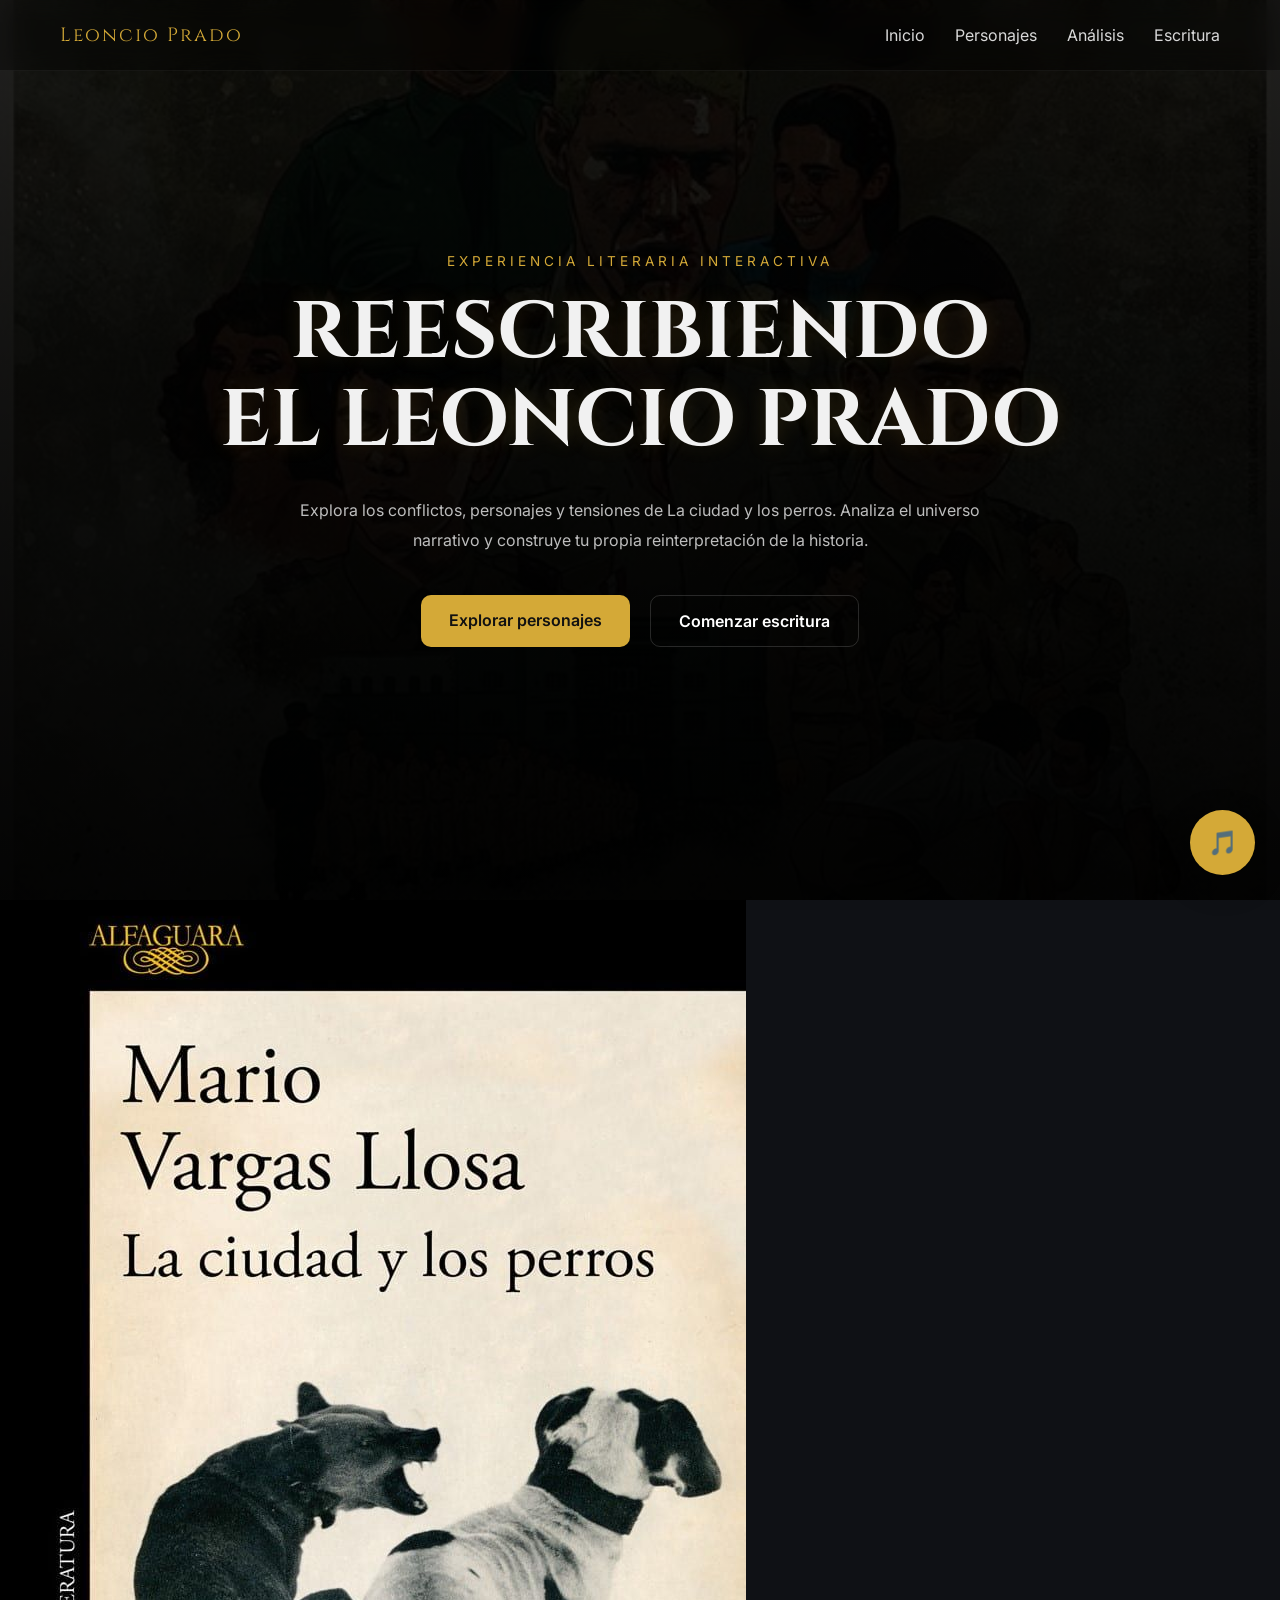
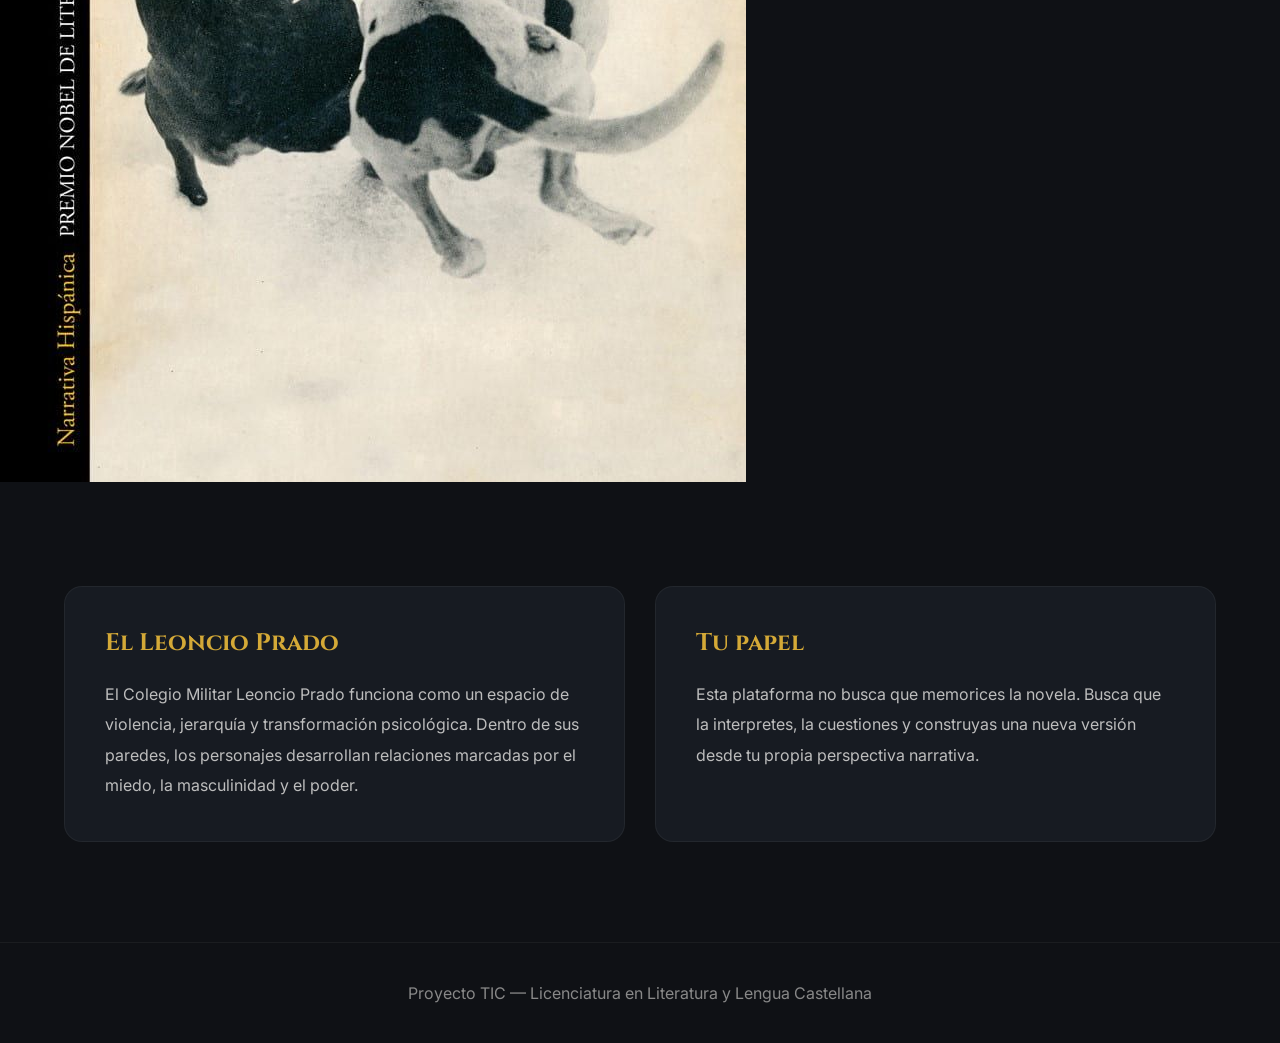
<file: index.html>
<!DOCTYPE html>
<html lang="es">

<head>

    <meta charset="UTF-8">
    <meta name="viewport" content="width=device-width, initial-scale=1.0">

    <title>
        Reescribiendo el Leoncio Prado
    </title>

    <!-- Google Fonts -->

    <link rel="preconnect" href="https://fonts.googleapis.com">

    <link rel="preconnect" href="https://fonts.gstatic.com" crossorigin>

    <link href="https://fonts.googleapis.com/css2?family=Cinzel:wght@400;600&family=Inter:wght@300;400;500;600&display=swap" rel="stylesheet">

    <!-- CSS -->

    <link rel="stylesheet" href="css/style.css">

</head>

<body>

<audio id="bgMusic" autoplay loop>

    <source
    src="assets/audio/the haunted ocean 5 .mpeg"
    type="audio/mpeg">

</audio>

<button id="musicToggle">

    🎵

</button>

    <!-- NAVBAR -->

    <nav class="navbar">

        <div class="logo">
            Leoncio Prado
        </div>

        <div class="nav-links">

            <a href="index.html" class="active">
                Inicio
            </a>

            <a href="personajes.html">
                Personajes
            </a>

            <a href="analisis.html">
                Análisis
            </a>

            <a href="escritura.html">
                Escritura
            </a>

        </div>

    </nav>

    <!-- HERO -->

    <section class="hero">

        <div class="overlay"></div>

        <div class="hero-content">

            <p class="mini-text">
                EXPERIENCIA LITERARIA INTERACTIVA
            </p>

            <h1>
                REESCRIBIENDO<br>
                EL LEONCIO PRADO
            </h1>

            <p class="hero-description">

                Explora los conflictos, personajes y tensiones
                de La ciudad y los perros.
                Analiza el universo narrativo y construye
                tu propia reinterpretación de la historia.

            </p>

            <div class="hero-buttons">

                <a href="personajes.html" class="primary-btn">
                    Explorar personajes
                </a>

                <a href="escritura.html" class="secondary-btn">
                    Comenzar escritura
                </a>

            </div>

        </div>

    </section>

<section class="featured-image-section">

    <img
    src="assets/images/military1.jpg"
    alt="La ciudad y los perros"
    class="featured-image">

</section>

    <!-- INTRO -->

    <section class="intro-section">

        <div class="intro-card">

            <h2>
                El Leoncio Prado
            </h2>

            <p>

                El Colegio Militar Leoncio Prado funciona
                como un espacio de violencia, jerarquía
                y transformación psicológica.
                Dentro de sus paredes, los personajes
                desarrollan relaciones marcadas por
                el miedo, la masculinidad y el poder.

            </p>

        </div>

        <div class="intro-card">

            <h2>
                Tu papel
            </h2>

            <p>

                Esta plataforma no busca que memorices
                la novela.
                Busca que la interpretes, la cuestiones
                y construyas una nueva versión desde
                tu propia perspectiva narrativa.

            </p>

        </div>

    </section>

    <!-- FOOTER -->

    <footer>

        <p>
            Proyecto TIC — Licenciatura en Literatura y Lengua Castellana
        </p>

    </footer>

    <!-- JS -->

    <script src="js/main.js"></script>

</body>
</file>
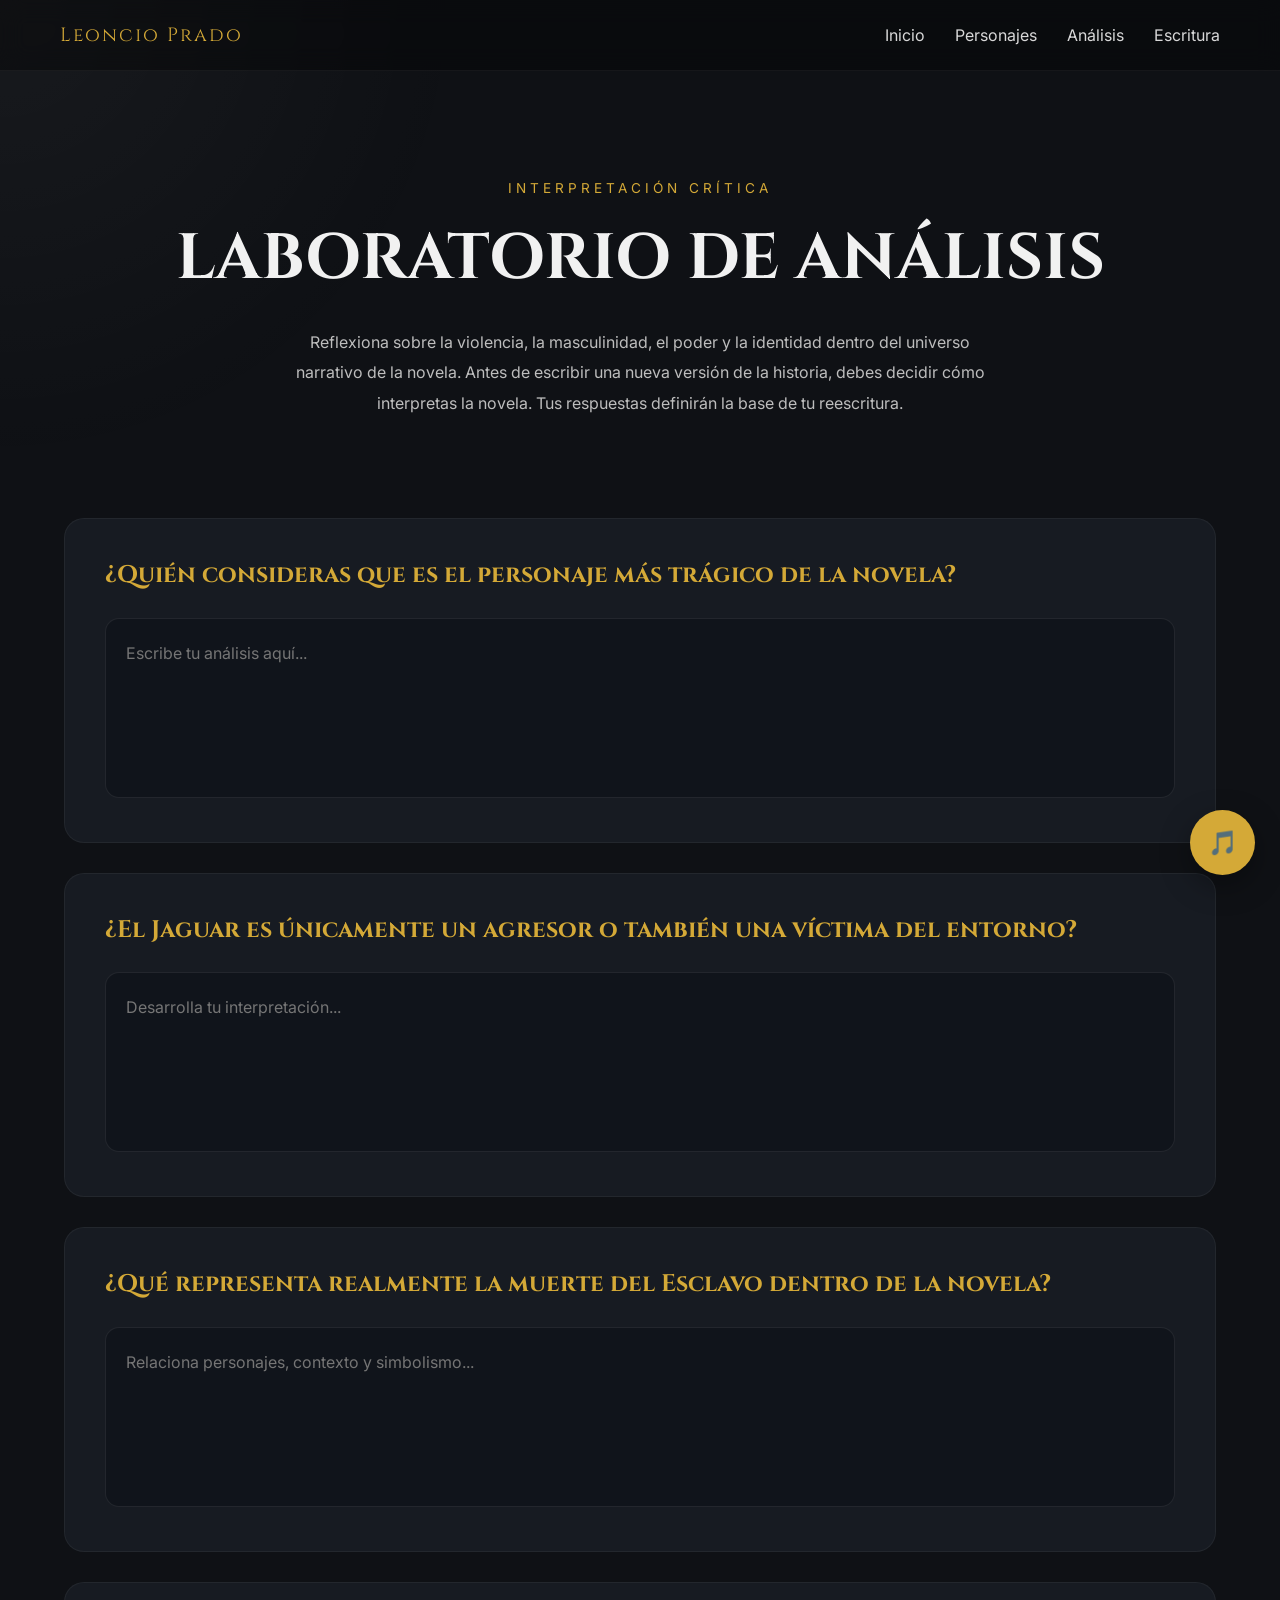
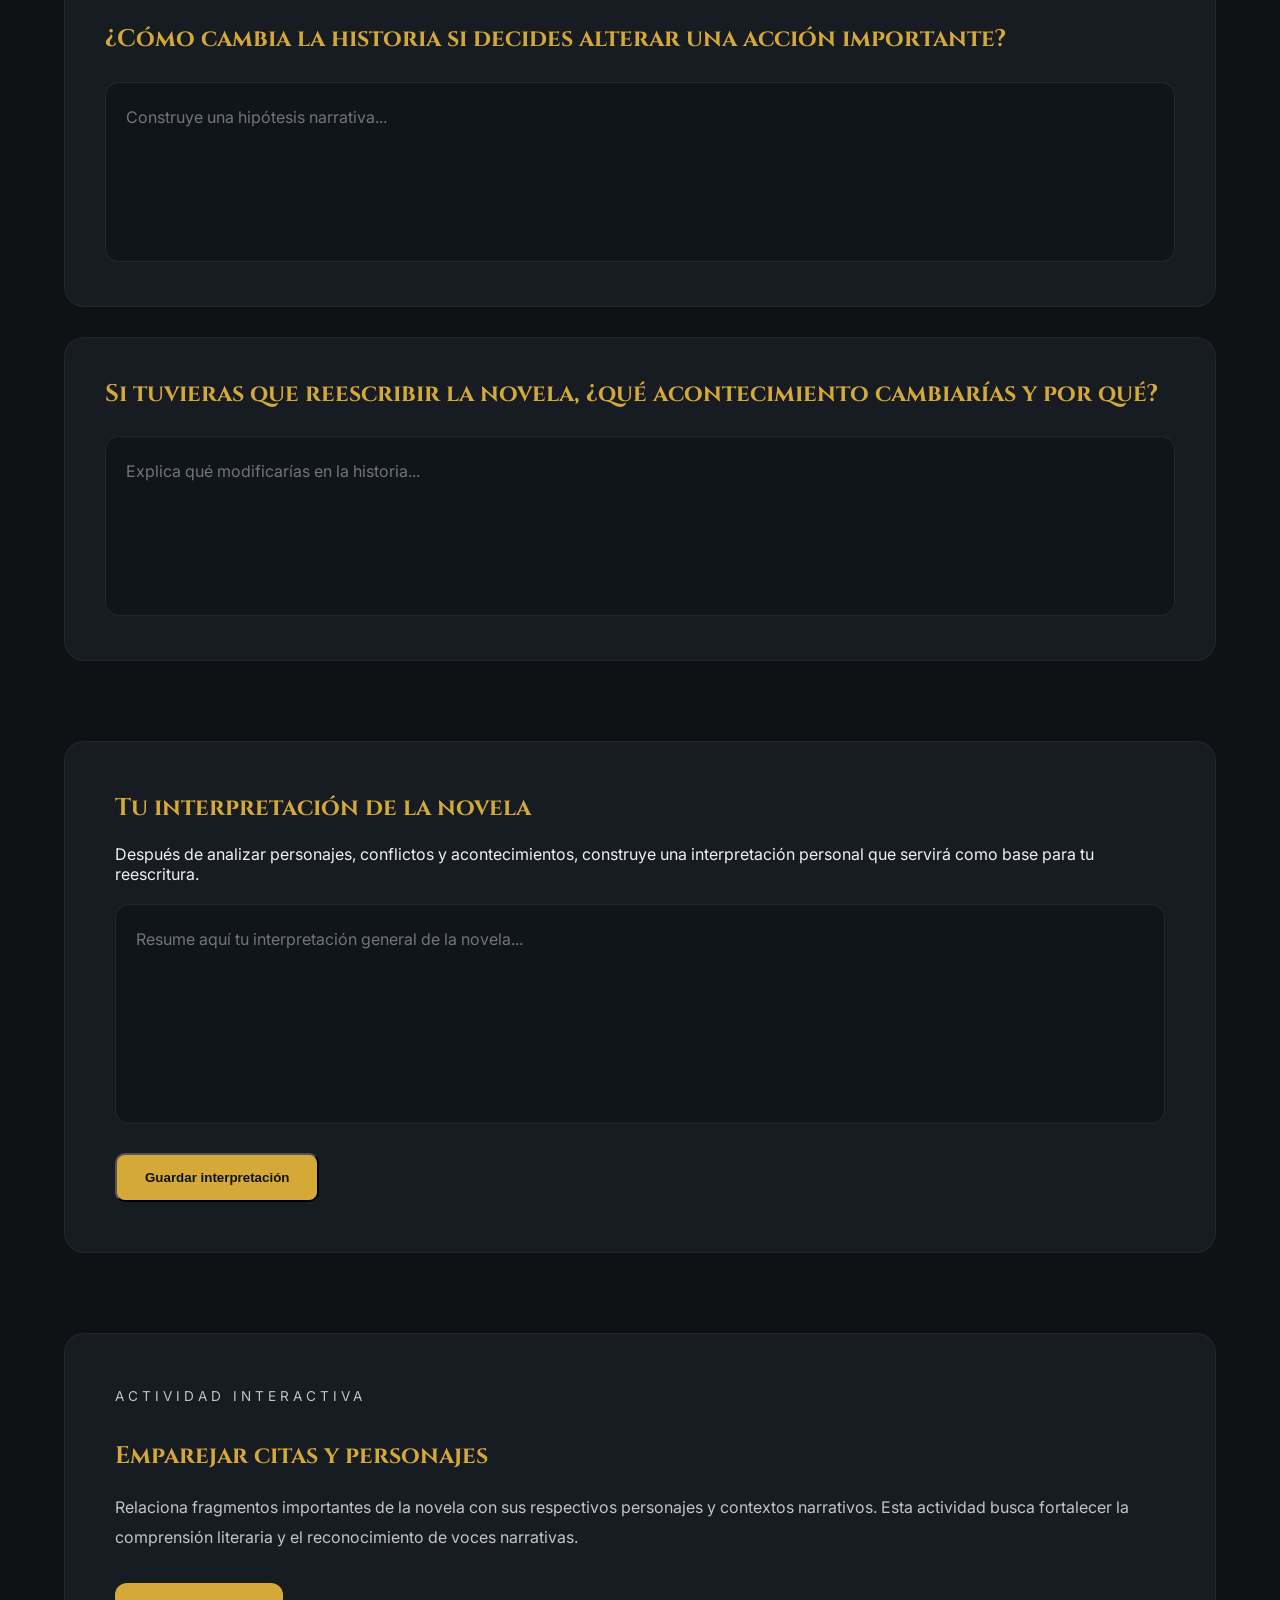
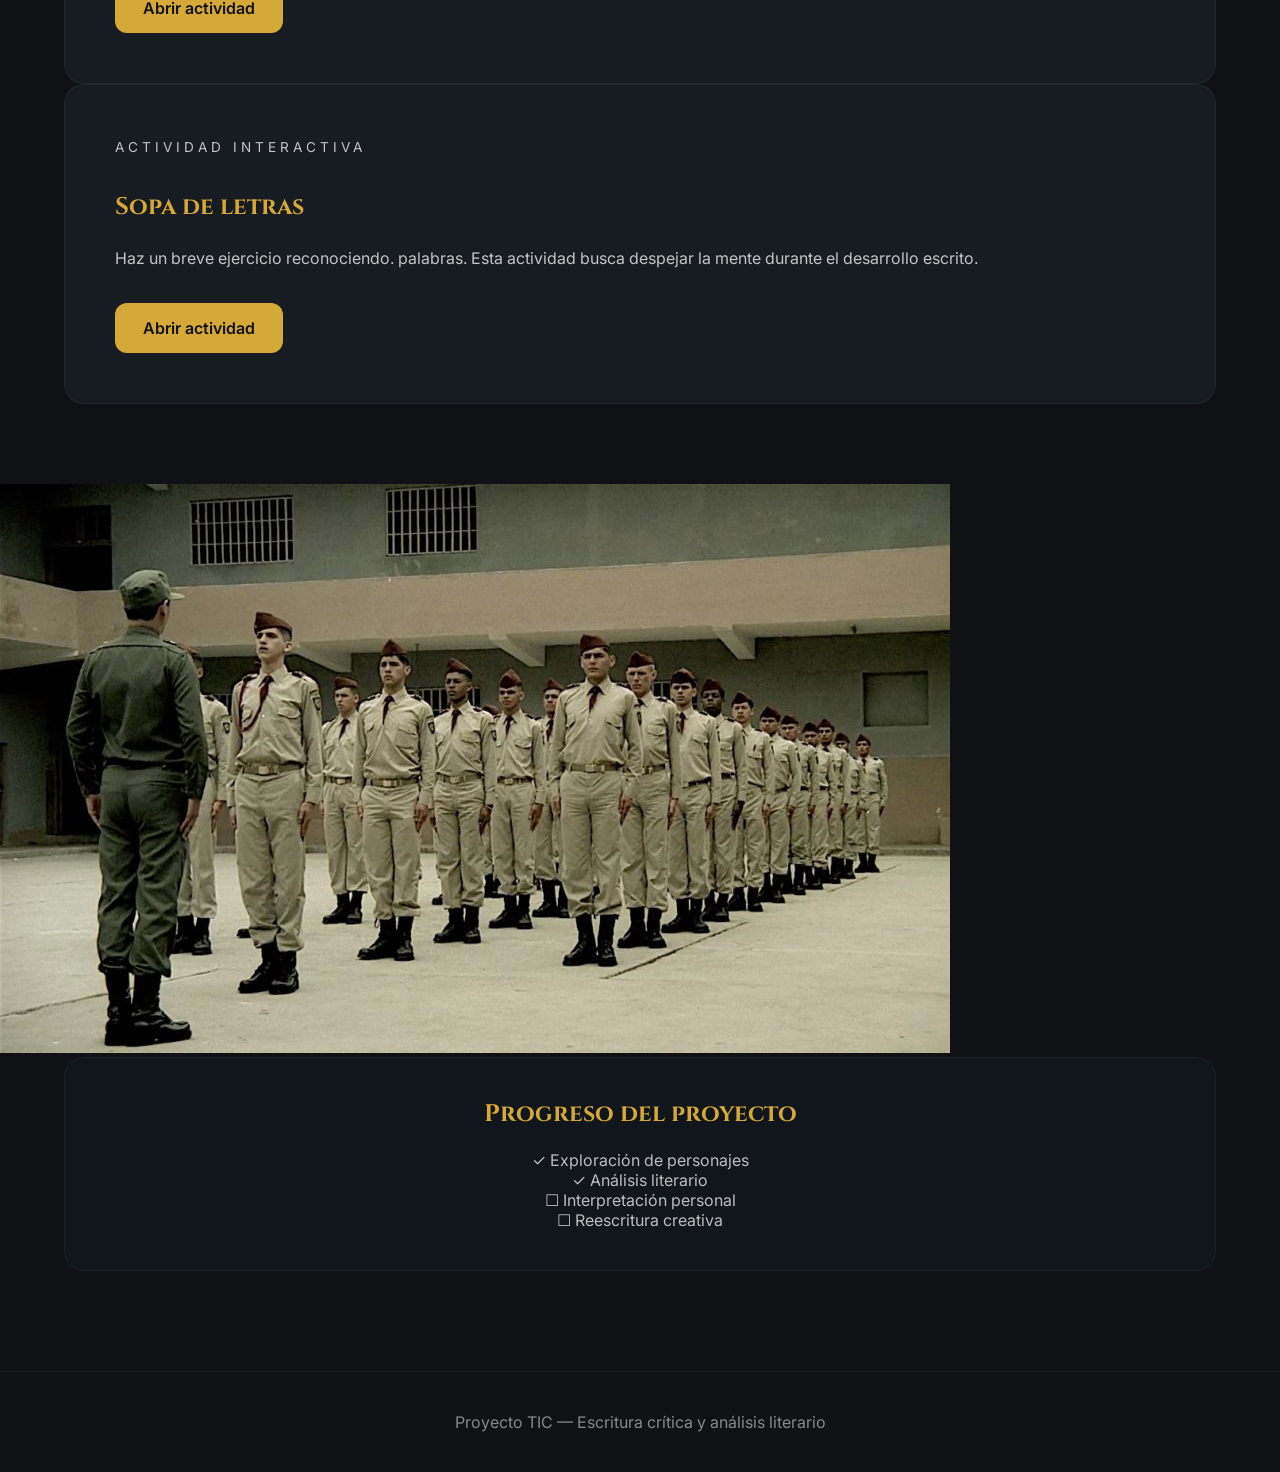
<file: analisis.html>
<!DOCTYPE html>
<html lang="es">

<head>

    <meta charset="UTF-8">

    <meta name="viewport" content="width=device-width, initial-scale=1.0">

    <title>
        Análisis | Leoncio Prado
    </title>

    <!-- FUENTES -->

    <link rel="preconnect" href="https://fonts.googleapis.com">

    <link rel="preconnect" href="https://fonts.gstatic.com" crossorigin>

    <link href="https://fonts.googleapis.com/css2?family=Cinzel:wght@400;600&family=Inter:wght@300;400;500;600&display=swap" rel="stylesheet">

    <!-- CSS -->

    <link rel="stylesheet" href="css/style.css">

</head>

<body>

<audio id="bgMusic" autoplay loop>

    <source
    src="assets/audio/the haunted ocean 5 .mpeg"
    type="audio/mpeg">

</audio>

<button id="musicToggle">

    🎵

</button>

    <!-- NAVBAR -->

    <nav class="navbar">

        <div class="logo">
            Leoncio Prado
        </div>

        <div class="nav-links">

            <a href="index.html">
                Inicio
            </a>

            <a href="personajes.html">
                Personajes
            </a>

            <a href="analisis.html" class="active">
                Análisis
            </a>

            <a href="escritura.html">
                Escritura
            </a>

        </div>

    </nav>

    <!-- HEADER -->

    <section class="page-header">

        <p class="mini-text">
            INTERPRETACIÓN CRÍTICA
        </p>

        <h1>
            LABORATORIO DE ANÁLISIS
        </h1>

        <p class="header-description">

            Reflexiona sobre la violencia,
            la masculinidad, el poder y la identidad
            dentro del universo narrativo de la novela.
            Antes de escribir una nueva versión de la historia,
            debes decidir cómo interpretas la novela.
            Tus respuestas definirán la base de tu reescritura.

        </p>

    </section>

    <!-- QUESTIONS -->

    <section class="analysis-container">

        <!-- PREGUNTA 1 -->

        <div class="question-card">

            <h2>
                ¿Quién consideras que es el personaje más trágico de la novela?
            </h2>

            <textarea
            id="answer1"
            placeholder="Escribe tu análisis aquí..."></textarea>

        </div>

        <!-- PREGUNTA 2 -->

        <div class="question-card">

            <h2>
                ¿El Jaguar es únicamente un agresor o también una víctima del entorno?
            </h2>

            <textarea
            id="answer2"
            placeholder="Desarrolla tu interpretación..."></textarea>

        </div>

        <!-- PREGUNTA 3 -->

        <div class="question-card">

            <h2>
                ¿Qué representa realmente la muerte del Esclavo dentro de la novela?
            </h2>

            <textarea
            id="answer3"
            placeholder="Relaciona personajes, contexto y simbolismo..."></textarea>

        </div>

        <!-- PREGUNTA 4 -->

        <div class="question-card">

            <h2>
                ¿Cómo cambia la historia si decides alterar una acción importante?
            </h2>

            <textarea
            id="answer4"
            placeholder="Construye una hipótesis narrativa..."></textarea>

        </div>

        <!-- PREGUNTA 5 -->

<div class="question-card">

    <h2>
        Si tuvieras que reescribir la novela, ¿qué acontecimiento cambiarías y por qué?
    </h2>

    <textarea
    id="answer5"
    placeholder="Explica qué modificarías en la historia..."></textarea>

</div>

    </section>

<!-- INTERPRETACIÓN -->

<section class="interpretation-section">

    <div class="writer-card">

        <h2>
            Tu interpretación de la novela
        </h2>

        <p>

            Después de analizar personajes,
            conflictos y acontecimientos,
            construye una interpretación personal
            que servirá como base para tu reescritura.

        </p>

        <textarea
        id="studentInterpretation"
        placeholder="Resume aquí tu interpretación general de la novela..."></textarea>

        <button
        id="saveInterpretation"
        class="primary-btn">

            Guardar interpretación

        </button>

    </div>

</section>

<!-- ACTIVIDAD EXTERNA -->

<section class="external-activity">

    <div class="activity-card">

        <p class="mini-text">
            ACTIVIDAD INTERACTIVA
        </p>

        <h2>
            Emparejar citas y personajes
        </h2>

        <p>

            Relaciona fragmentos importantes de la novela
            con sus respectivos personajes y contextos narrativos.
            Esta actividad busca fortalecer la comprensión
            literaria y el reconocimiento de voces narrativas.

        </p>

        <a
        href="https://es.educaplay.com/recursos-educativos/29144090-emparejar_citas_la_ciudad_y_los_perros.html"
        target="_blank"
        class="activity-btn">

            Abrir actividad

        </a>

    </div>

<div class="activity-card">

        <p class="mini-text">
            ACTIVIDAD INTERACTIVA
        </p>

        <h2>
            Sopa de letras
        </h2>

        <p>

            Haz un breve ejercicio reconociendo.
            palabras. 

            Esta actividad busca despejar la mente 
            durante el desarrollo escrito.

        </p>

        <a
        href="https://es.educaplay.com/recursos-educativos/2664752-la_ciudad_de_los_perros_mario.html"
        target="_blank"
        class="activity-btn">

            Abrir actividad

        </a>

    </div>

</section>

<section class="featured-image-section">

    <img
    src="assets/images/military3.jpg"
    alt="Análisis literario"
    class="featured-image">

</section>

    <!-- STATUS -->

    <section class="save-status-section">

        <div class="save-status-card">

            <h2>
                Progreso del proyecto
            </h2>

            <div id="saveStatus">

    <p>
        ✓ Exploración de personajes
    </p>

    <p>
        ✓ Análisis literario
    </p>

    <p>
        ☐ Interpretación personal
    </p>

    <p>
        ☐ Reescritura creativa
    </p>

</div>

        </div>

    </section>

    <!-- FOOTER -->

    <footer>

        <p>
            Proyecto TIC — Escritura crítica y análisis literario
        </p>

    </footer>

    <!-- JS -->

    <script src="js/main.js"></script>

</body>

</html>
</file>
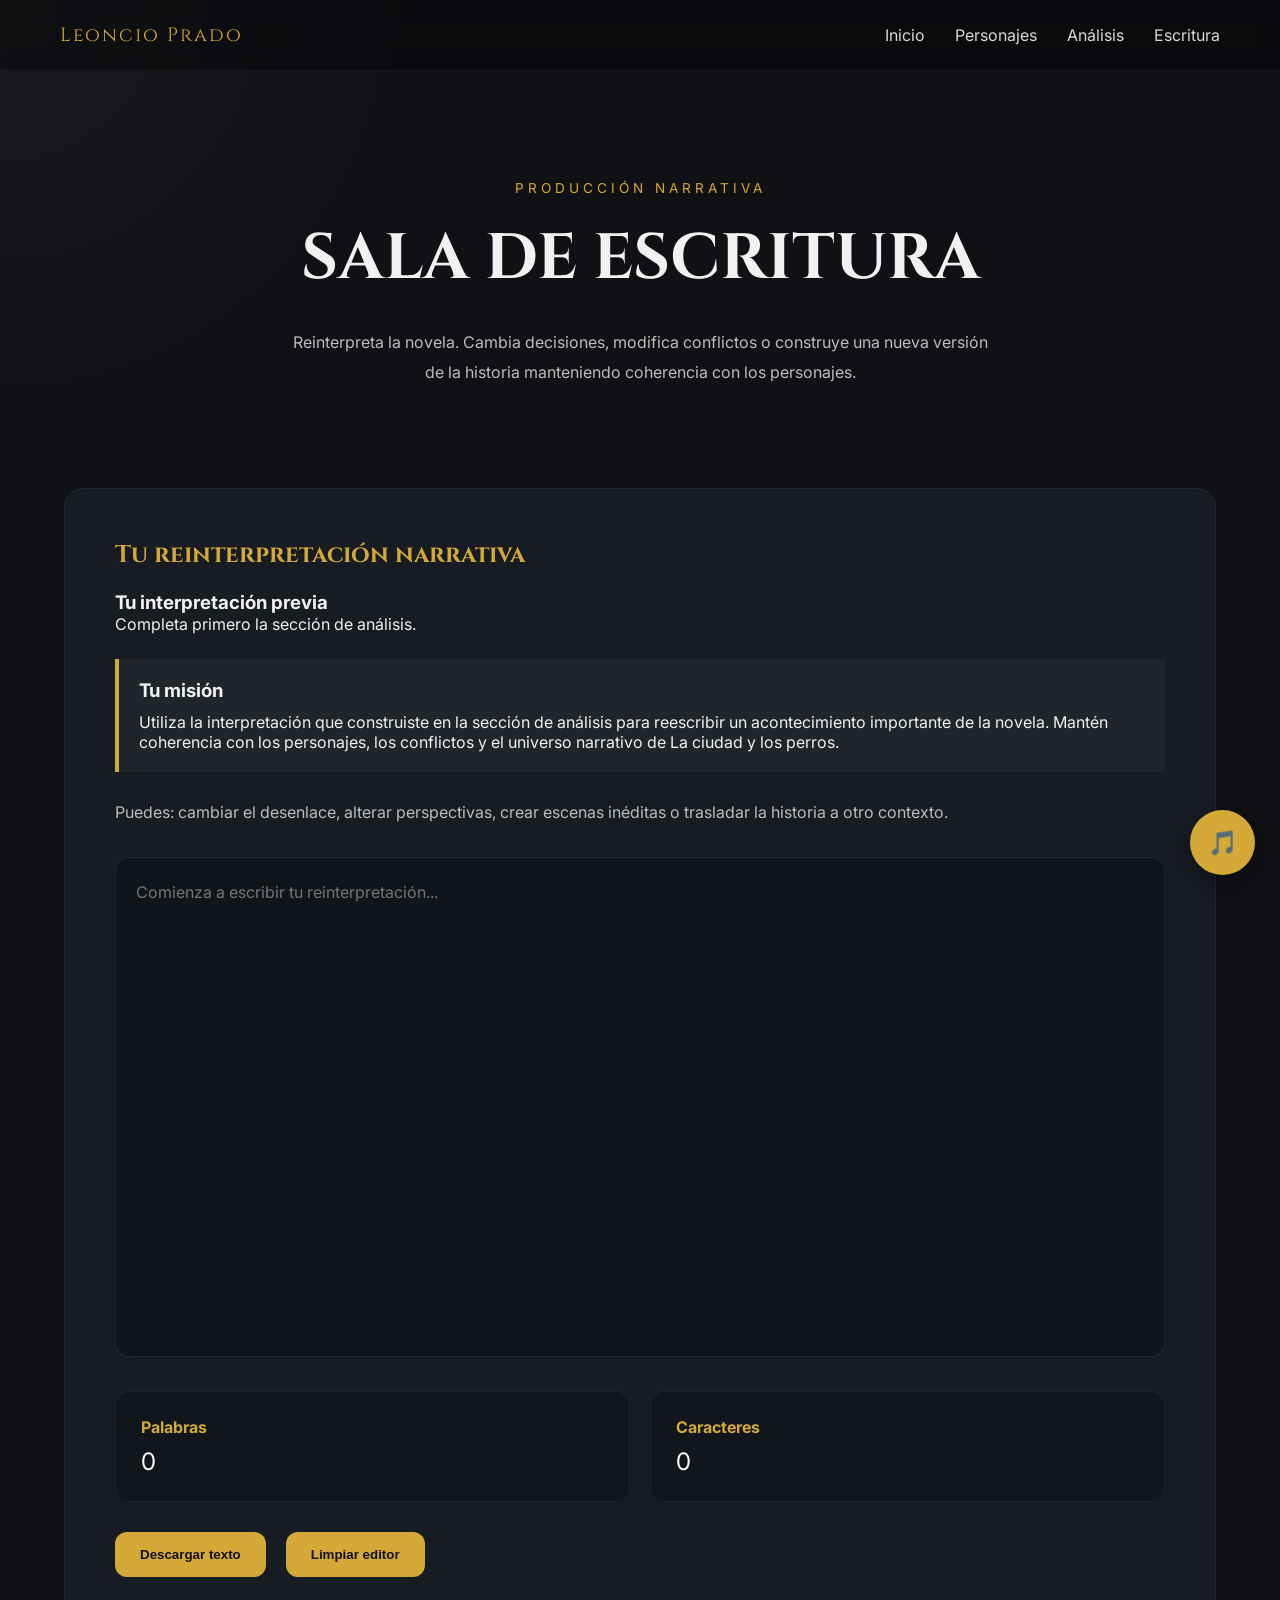
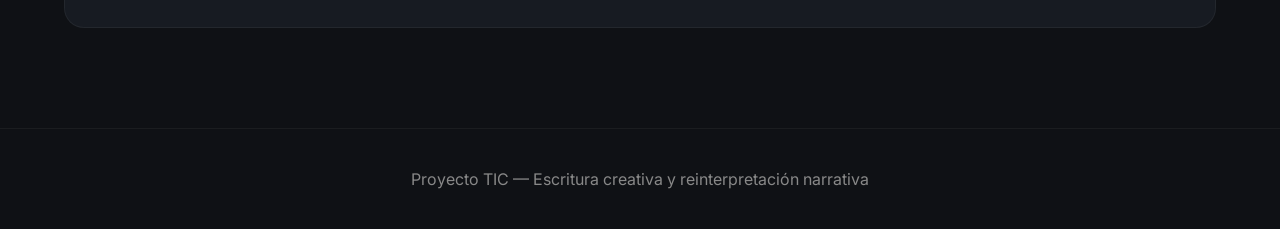
<file: escritura.html>
<!DOCTYPE html>
<html lang="es">

<head>

    <meta charset="UTF-8">

    <meta name="viewport" content="width=device-width, initial-scale=1.0">

    <title>
        Escritura | Leoncio Prado
    </title>

    <!-- FUENTES -->

    <link rel="preconnect" href="https://fonts.googleapis.com">

    <link rel="preconnect" href="https://fonts.gstatic.com" crossorigin>

    <link href="https://fonts.googleapis.com/css2?family=Cinzel:wght@400;600&family=Inter:wght@300;400;500;600&display=swap" rel="stylesheet">

    <!-- CSS -->

    <link rel="stylesheet" href="css/style.css">

</head>

<body>

<audio id="bgMusic" autoplay loop>

    <source
    src="assets/audio/the haunted ocean 5 .mpeg"
    type="audio/mpeg">

</audio>

<button id="musicToggle">

    🎵

</button>

    <!-- NAVBAR -->

    <nav class="navbar">

        <div class="logo">
            Leoncio Prado
        </div>

        <div class="nav-links">

            <a href="index.html">
                Inicio
            </a>

            <a href="personajes.html">
                Personajes
            </a>

            <a href="analisis.html">
                Análisis
            </a>

            <a href="escritura.html" class="active">
                Escritura
            </a>

        </div>

    </nav>

    <!-- HEADER -->

    <section class="page-header">

        <p class="mini-text">
            PRODUCCIÓN NARRATIVA
        </p>

        <h1>
            SALA DE ESCRITURA
        </h1>

        <p class="header-description">

            Reinterpreta la novela.
            Cambia decisiones, modifica conflictos
            o construye una nueva versión de la historia
            manteniendo coherencia con los personajes.

        </p>

    </section>

    <!-- WRITER -->

    <section class="writer-container">

        <div class="writer-card">

            <h2>
                Tu reinterpretación narrativa
            </h2>

<h3>
    Tu interpretación previa
</h3>

<p id="loadedInterpretation">

    Completa primero la sección de análisis.

</p>

<div class="writing-mission">

    <h3>
        Tu misión
    </h3>

    <p>

        Utiliza la interpretación que construiste
        en la sección de análisis para reescribir
        un acontecimiento importante de la novela.

        Mantén coherencia con los personajes,
        los conflictos y el universo narrativo
        de La ciudad y los perros.

    </p>

</div>

            <p class="writer-description">

                Puedes:
                cambiar el desenlace,
                alterar perspectivas,
                crear escenas inéditas
                o trasladar la historia
                a otro contexto.

            </p>

            <textarea
            id="storyEditor"
            placeholder="Comienza a escribir tu reinterpretación..."></textarea>

            <!-- STATS -->

            <div class="editor-stats">

                <div class="stat-box">

                    <h3>
                        Palabras
                    </h3>

                    <p id="wordCount">
                        0
                    </p>

                </div>

                <div class="stat-box">

                    <h3>
                        Caracteres
                    </h3>

                    <p id="charCount">
                        0
                    </p>

                </div>

            </div>

            <!-- BUTTONS -->

            <div class="editor-buttons">

                <button id="downloadBtn">

                    Descargar texto

                </button>

                <button id="clearBtn">

                    Limpiar editor

                </button>

            </div>

        </div>

</div>

    </section>

    <!-- FOOTER -->

    <footer>

        <p>
            Proyecto TIC — Escritura creativa y reinterpretación narrativa
        </p>

    </footer>

    <!-- JS -->

    <script src="js/main.js"></script>

</body>

</html>
</file>
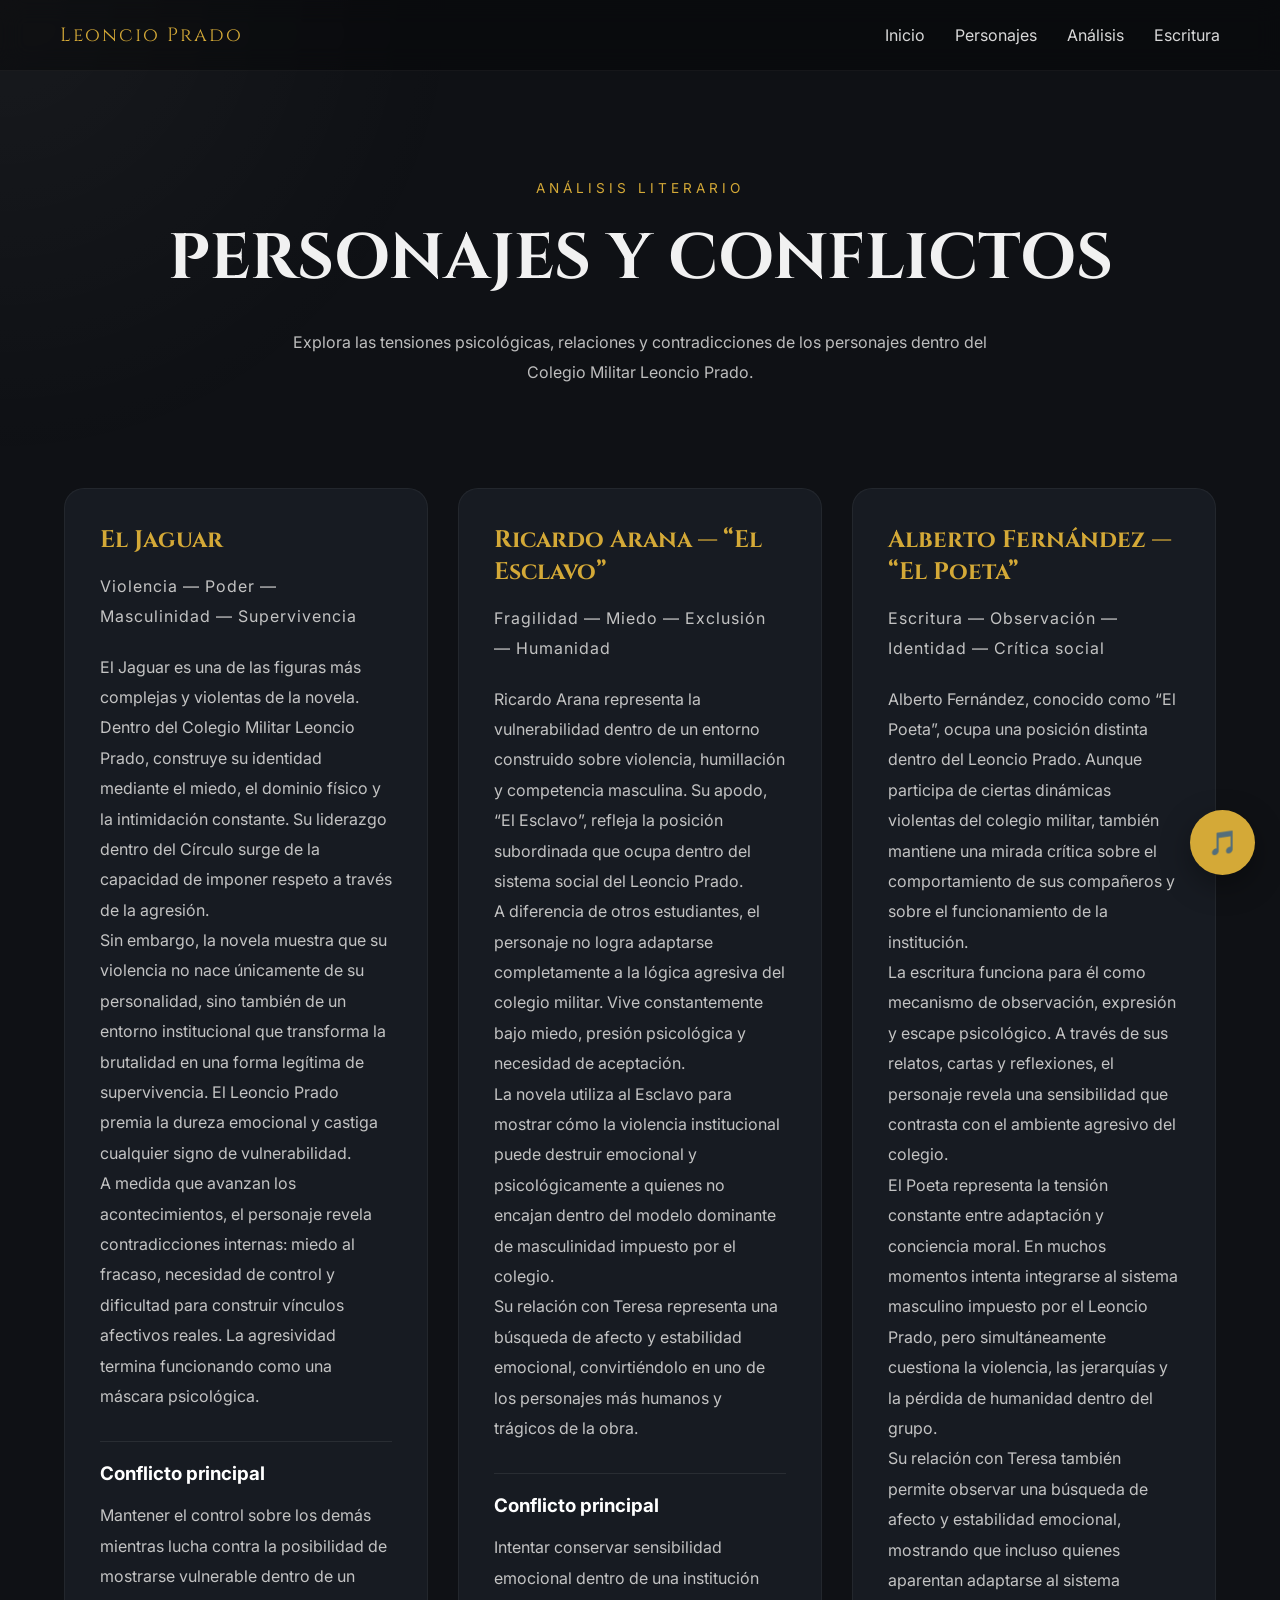
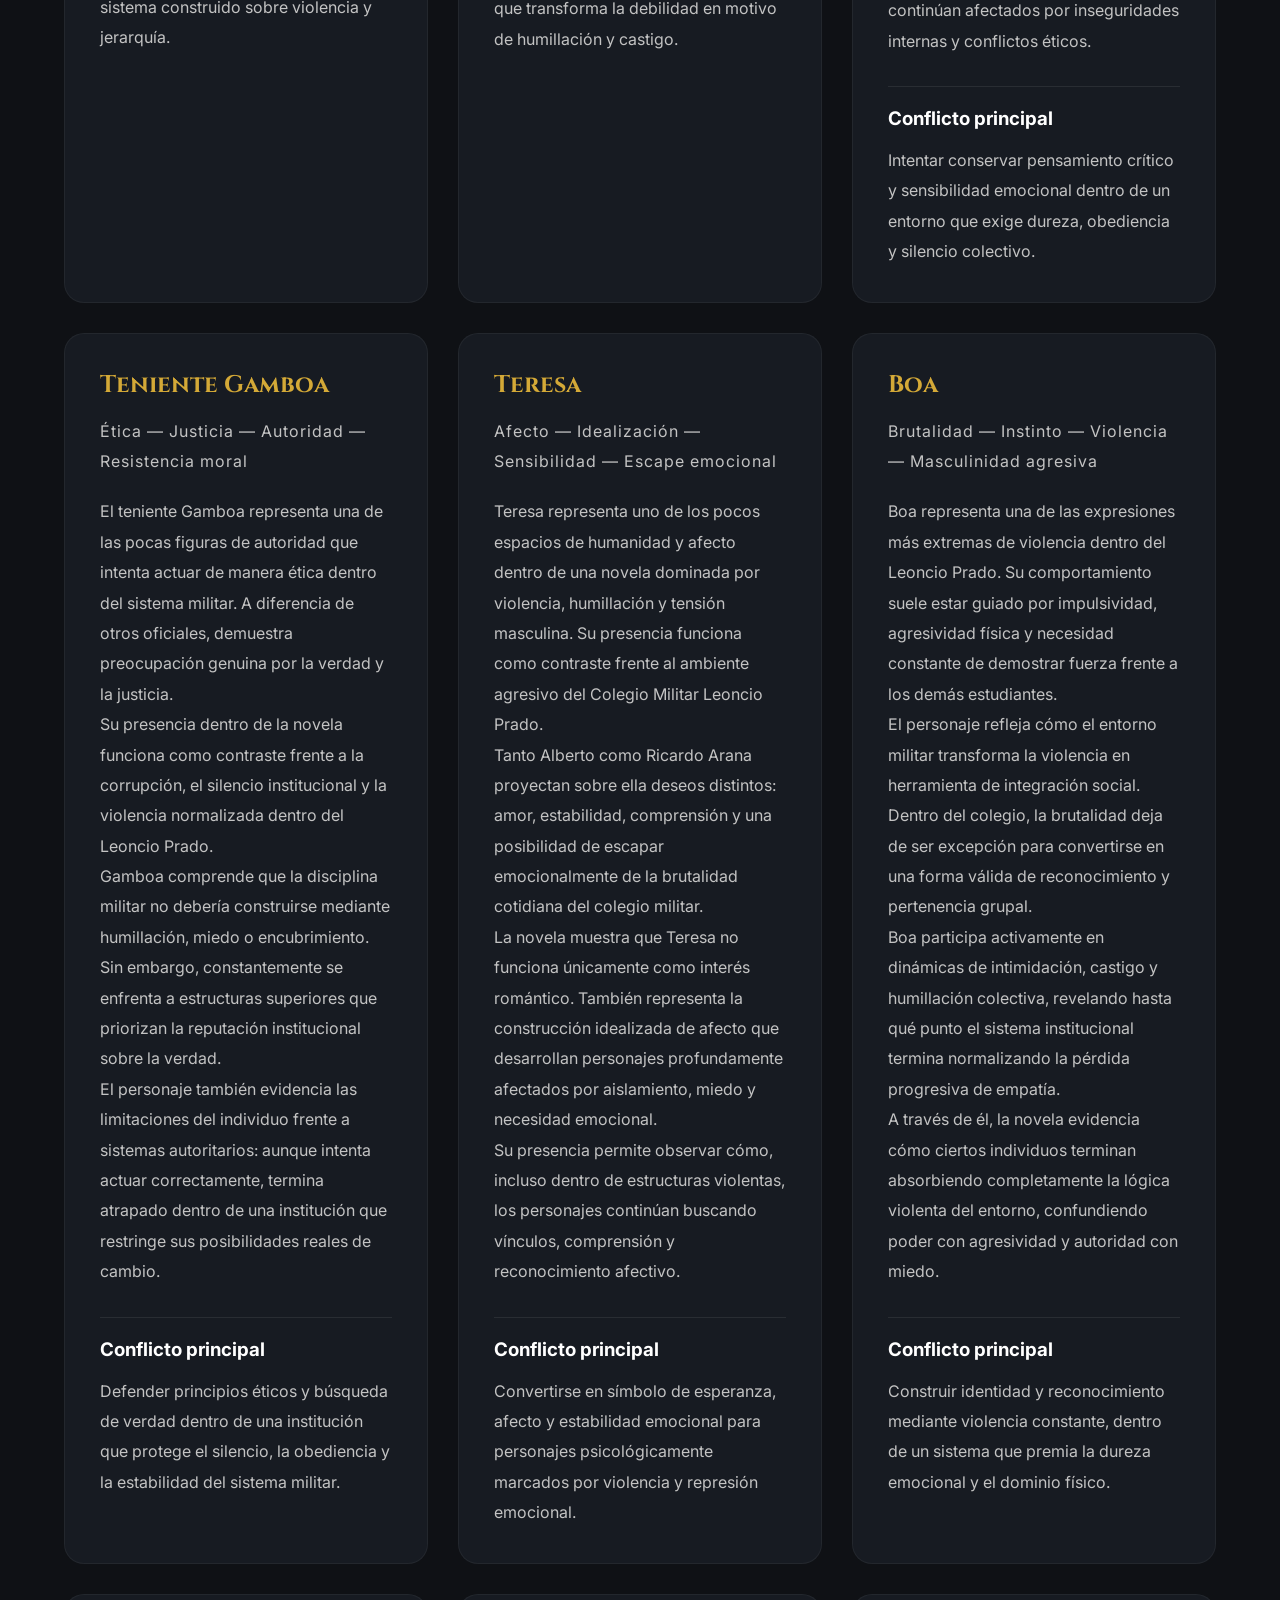
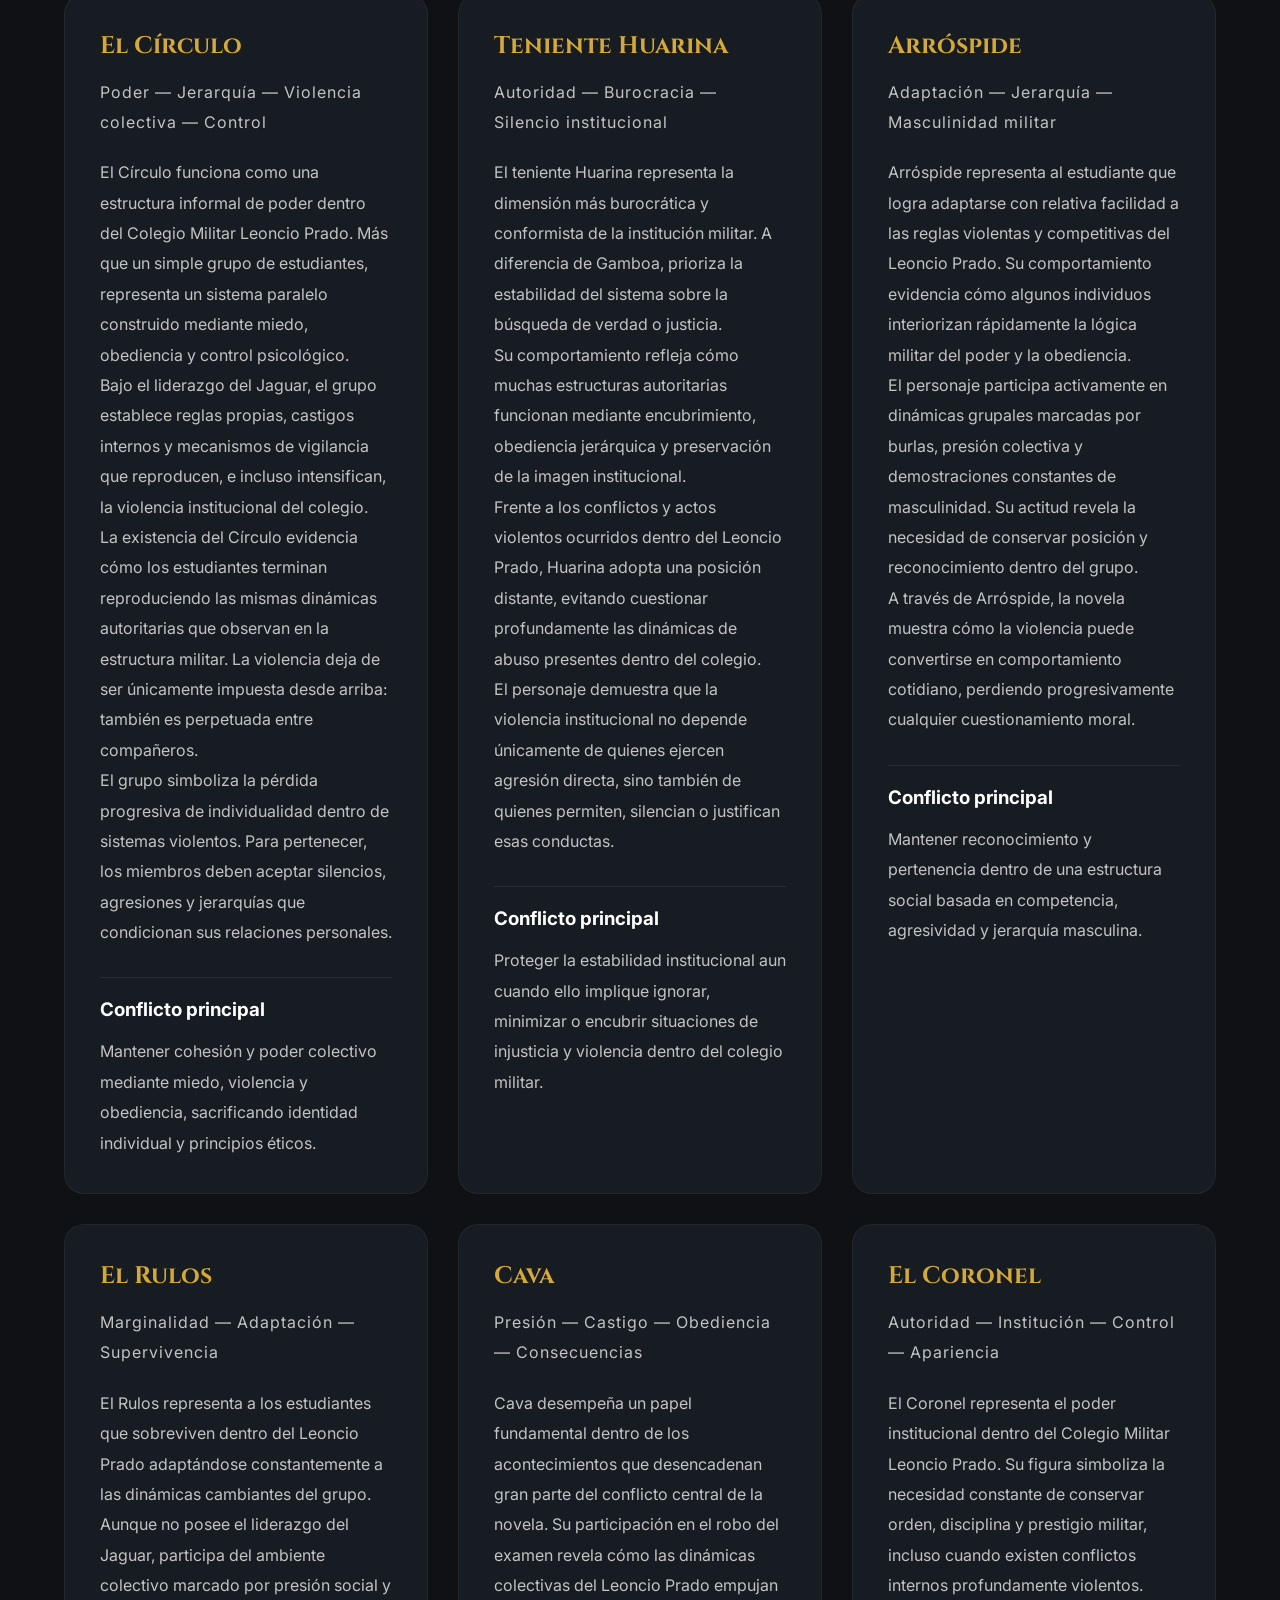
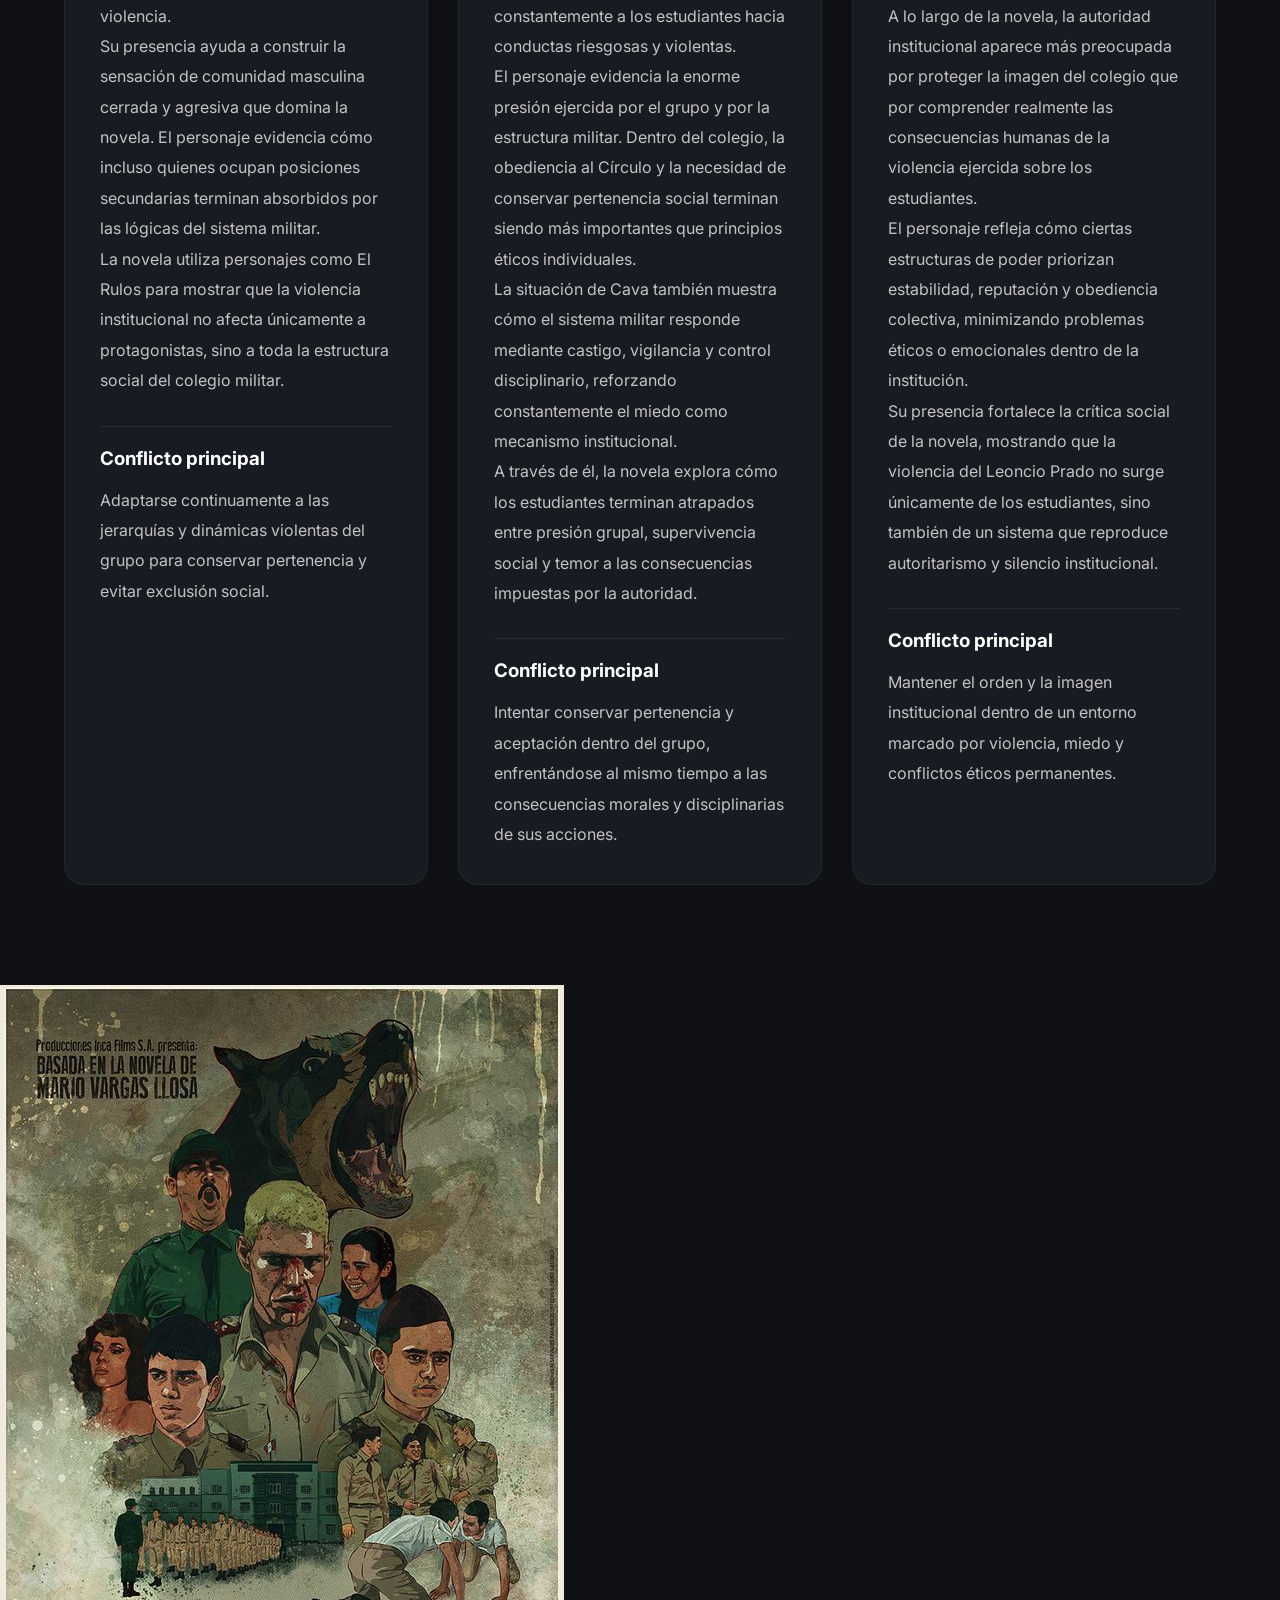
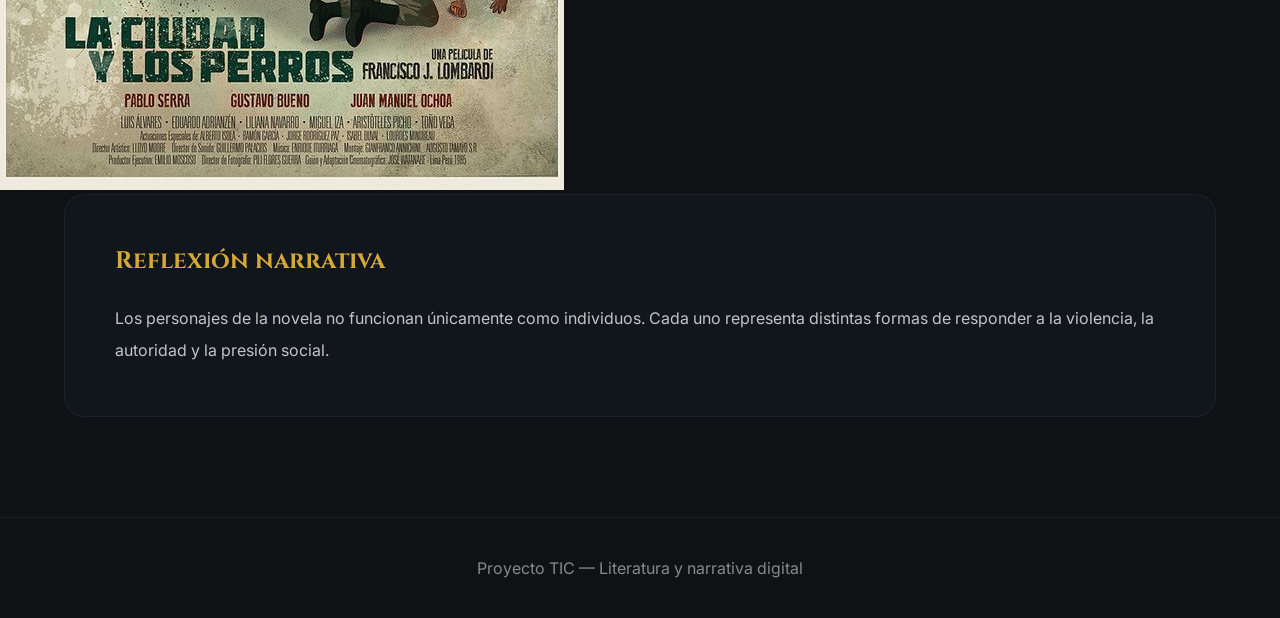
<file: personajes.html>
<!DOCTYPE html>
<html lang="es">

<head>

    <meta charset="UTF-8">

    <meta name="viewport" content="width=device-width, initial-scale=1.0">

    <title>
        Personajes | Leoncio Prado
    </title>

    <!-- FUENTES -->

    <link rel="preconnect" href="https://fonts.googleapis.com">

    <link rel="preconnect" href="https://fonts.gstatic.com" crossorigin>

    <link href="https://fonts.googleapis.com/css2?family=Cinzel:wght@400;600&family=Inter:wght@300;400;500;600&display=swap" rel="stylesheet">

    <!-- CSS -->

    <link rel="stylesheet" href="css/style.css">

</head>

<body>

<audio id="bgMusic" autoplay loop>

    <source
    src="assets/audio/the haunted ocean 5 .mpeg"
    type="audio/mpeg">

</audio>

<button id="musicToggle">

    🎵

</button>

    <!-- NAVBAR -->

    <nav class="navbar">

        <div class="logo">
            Leoncio Prado
        </div>

        <div class="nav-links">

            <a href="index.html">
                Inicio
            </a>

            <a href="personajes.html" class="active">
                Personajes
            </a>

            <a href="analisis.html">
                Análisis
            </a>

            <a href="escritura.html">
                Escritura
            </a>

        </div>

    </nav>

    <!-- HEADER -->

    <section class="page-header">

        <p class="mini-text">
            ANÁLISIS LITERARIO
        </p>

        <h1>
            PERSONAJES Y CONFLICTOS
        </h1>

        <p class="header-description">

            Explora las tensiones psicológicas,
            relaciones y contradicciones de los personajes
            dentro del Colegio Militar Leoncio Prado.

        </p>

    </section>

    <!-- PERSONAJES -->

    <section class="characters-container">

        <!-- JAGUAR -->

<div class="character-card">

    <h2>
        El Jaguar
    </h2>

    <p class="character-role">
        Violencia — Poder — Masculinidad — Supervivencia
    </p>

    <p>

        El Jaguar es una de las figuras más complejas
        y violentas de la novela.
        Dentro del Colegio Militar Leoncio Prado,
        construye su identidad mediante el miedo,
        el dominio físico y la intimidación constante.
        Su liderazgo dentro del Círculo surge de la capacidad
        de imponer respeto a través de la agresión.

    </p>

    <p>

        Sin embargo, la novela muestra que su violencia
        no nace únicamente de su personalidad,
        sino también de un entorno institucional
        que transforma la brutalidad en una forma legítima
        de supervivencia.
        El Leoncio Prado premia la dureza emocional
        y castiga cualquier signo de vulnerabilidad.

    </p>

    <p>

        A medida que avanzan los acontecimientos,
        el personaje revela contradicciones internas:
        miedo al fracaso,
        necesidad de control
        y dificultad para construir vínculos afectivos reales.
        La agresividad termina funcionando
        como una máscara psicológica.

    </p>

    <div class="analysis-box">

        <h3>
            Conflicto principal
        </h3>

        <p>

            Mantener el control sobre los demás
            mientras lucha contra la posibilidad
            de mostrarse vulnerable dentro de un sistema
            construido sobre violencia y jerarquía.

        </p>

    </div>

</div>

        <!-- ESCLAVO -->

<div class="character-card">

    <h2>
        Ricardo Arana — “El Esclavo”
    </h2>

    <p class="character-role">
        Fragilidad — Miedo — Exclusión — Humanidad
    </p>

    <p>

        Ricardo Arana representa la vulnerabilidad
        dentro de un entorno construido sobre violencia,
        humillación y competencia masculina.
        Su apodo, “El Esclavo”, refleja la posición
        subordinada que ocupa dentro del sistema social
        del Leoncio Prado.

    </p>

    <p>

        A diferencia de otros estudiantes,
        el personaje no logra adaptarse completamente
        a la lógica agresiva del colegio militar.
        Vive constantemente bajo miedo,
        presión psicológica
        y necesidad de aceptación.

    </p>

    <p>

        La novela utiliza al Esclavo para mostrar
        cómo la violencia institucional puede destruir
        emocional y psicológicamente a quienes
        no encajan dentro del modelo dominante
        de masculinidad impuesto por el colegio.

    </p>

    <p>

        Su relación con Teresa representa
        una búsqueda de afecto y estabilidad emocional,
        convirtiéndolo en uno de los personajes
        más humanos y trágicos de la obra.

    </p>

    <div class="analysis-box">

        <h3>
            Conflicto principal
        </h3>

        <p>

            Intentar conservar sensibilidad emocional
            dentro de una institución que transforma
            la debilidad en motivo de humillación y castigo.

        </p>

    </div>

</div>

        <!-- POETA -->

<div class="character-card">

    <h2>
        Alberto Fernández — “El Poeta”
    </h2>

    <p class="character-role">
        Escritura — Observación — Identidad — Crítica social
    </p>

    <p>

        Alberto Fernández, conocido como “El Poeta”,
        ocupa una posición distinta dentro del Leoncio Prado.
        Aunque participa de ciertas dinámicas violentas
        del colegio militar,
        también mantiene una mirada crítica
        sobre el comportamiento de sus compañeros
        y sobre el funcionamiento de la institución.

    </p>

    <p>

        La escritura funciona para él
        como mecanismo de observación,
        expresión y escape psicológico.
        A través de sus relatos, cartas y reflexiones,
        el personaje revela una sensibilidad
        que contrasta con el ambiente agresivo
        del colegio.

    </p>

    <p>

        El Poeta representa la tensión constante
        entre adaptación y conciencia moral.
        En muchos momentos intenta integrarse
        al sistema masculino impuesto por el Leoncio Prado,
        pero simultáneamente cuestiona
        la violencia,
        las jerarquías
        y la pérdida de humanidad dentro del grupo.

    </p>

    <p>

        Su relación con Teresa también permite observar
        una búsqueda de afecto y estabilidad emocional,
        mostrando que incluso quienes aparentan adaptarse
        al sistema continúan afectados
        por inseguridades internas y conflictos éticos.

    </p>

    <div class="analysis-box">

        <h3>
            Conflicto principal
        </h3>

        <p>

            Intentar conservar pensamiento crítico
            y sensibilidad emocional
            dentro de un entorno que exige dureza,
            obediencia y silencio colectivo.

        </p>

    </div>

</div>

        <!-- GAMBOA -->

<div class="character-card">

    <h2>
        Teniente Gamboa
    </h2>

    <p class="character-role">
        Ética — Justicia — Autoridad — Resistencia moral
    </p>

    <p>

        El teniente Gamboa representa una de las pocas figuras
        de autoridad que intenta actuar de manera ética
        dentro del sistema militar.
        A diferencia de otros oficiales,
        demuestra preocupación genuina
        por la verdad y la justicia.

    </p>

    <p>

        Su presencia dentro de la novela funciona
        como contraste frente a la corrupción,
        el silencio institucional
        y la violencia normalizada
        dentro del Leoncio Prado.

    </p>

    <p>

        Gamboa comprende que la disciplina militar
        no debería construirse mediante humillación,
        miedo o encubrimiento.
        Sin embargo,
        constantemente se enfrenta
        a estructuras superiores
        que priorizan la reputación institucional
        sobre la verdad.

    </p>

    <p>

        El personaje también evidencia
        las limitaciones del individuo
        frente a sistemas autoritarios:
        aunque intenta actuar correctamente,
        termina atrapado dentro de una institución
        que restringe sus posibilidades reales de cambio.

    </p>

    <div class="analysis-box">

        <h3>
            Conflicto principal
        </h3>

        <p>

            Defender principios éticos y búsqueda de verdad
            dentro de una institución que protege
            el silencio,
            la obediencia
            y la estabilidad del sistema militar.

        </p>

    </div>

</div>

<!-- TERESA -->

<div class="character-card">

    <h2>
        Teresa
    </h2>

    <p class="character-role">
        Afecto — Idealización — Sensibilidad — Escape emocional
    </p>

    <p>

        Teresa representa uno de los pocos espacios
        de humanidad y afecto dentro de una novela
        dominada por violencia, humillación
        y tensión masculina.
        Su presencia funciona como contraste
        frente al ambiente agresivo
        del Colegio Militar Leoncio Prado.

    </p>

    <p>

        Tanto Alberto como Ricardo Arana
        proyectan sobre ella deseos distintos:
        amor,
        estabilidad,
        comprensión
        y una posibilidad de escapar emocionalmente
        de la brutalidad cotidiana del colegio militar.

    </p>

    <p>

        La novela muestra que Teresa no funciona
        únicamente como interés romántico.
        También representa la construcción idealizada
        de afecto que desarrollan personajes
        profundamente afectados por aislamiento,
        miedo y necesidad emocional.

    </p>

    <p>

        Su presencia permite observar cómo,
        incluso dentro de estructuras violentas,
        los personajes continúan buscando vínculos,
        comprensión y reconocimiento afectivo.

    </p>

    <div class="analysis-box">

        <h3>
            Conflicto principal
        </h3>

        <p>

            Convertirse en símbolo de esperanza,
            afecto y estabilidad emocional
            para personajes psicológicamente marcados
            por violencia y represión emocional.

        </p>

    </div>

</div>

<!-- BOA -->

<div class="character-card">

    <h2>
        Boa
    </h2>

    <p class="character-role">
        Brutalidad — Instinto — Violencia — Masculinidad agresiva
    </p>

    <p>

        Boa representa una de las expresiones más extremas
        de violencia dentro del Leoncio Prado.
        Su comportamiento suele estar guiado
        por impulsividad,
        agresividad física
        y necesidad constante de demostrar fuerza
        frente a los demás estudiantes.

    </p>

    <p>

        El personaje refleja cómo el entorno militar
        transforma la violencia en herramienta
        de integración social.
        Dentro del colegio,
        la brutalidad deja de ser excepción
        para convertirse en una forma válida
        de reconocimiento y pertenencia grupal.

    </p>

    <p>

        Boa participa activamente
        en dinámicas de intimidación,
        castigo
        y humillación colectiva,
        revelando hasta qué punto
        el sistema institucional termina normalizando
        la pérdida progresiva de empatía.

    </p>

    <p>

        A través de él,
        la novela evidencia cómo ciertos individuos
        terminan absorbiendo completamente
        la lógica violenta del entorno,
        confundiendo poder con agresividad
        y autoridad con miedo.

    </p>

    <div class="analysis-box">

        <h3>
            Conflicto principal
        </h3>

        <p>

            Construir identidad y reconocimiento
            mediante violencia constante,
            dentro de un sistema que premia
            la dureza emocional y el dominio físico.

        </p>

    </div>

</div>

<!-- EL CÍRCULO -->

<div class="character-card">

    <h2>
        El Círculo
    </h2>

    <p class="character-role">
        Poder — Jerarquía — Violencia colectiva — Control
    </p>

    <p>

        El Círculo funciona como una estructura informal
        de poder dentro del Colegio Militar Leoncio Prado.
        Más que un simple grupo de estudiantes,
        representa un sistema paralelo
        construido mediante miedo,
        obediencia
        y control psicológico.

    </p>

    <p>

        Bajo el liderazgo del Jaguar,
        el grupo establece reglas propias,
        castigos internos
        y mecanismos de vigilancia
        que reproducen,
        e incluso intensifican,
        la violencia institucional del colegio.

    </p>

    <p>

        La existencia del Círculo evidencia
        cómo los estudiantes terminan reproduciendo
        las mismas dinámicas autoritarias
        que observan en la estructura militar.
        La violencia deja de ser únicamente impuesta
        desde arriba:
        también es perpetuada entre compañeros.

    </p>

    <p>

        El grupo simboliza la pérdida progresiva
        de individualidad dentro de sistemas violentos.
        Para pertenecer,
        los miembros deben aceptar silencios,
        agresiones
        y jerarquías que condicionan
        sus relaciones personales.

    </p>

    <div class="analysis-box">

        <h3>
            Conflicto principal
        </h3>

        <p>

            Mantener cohesión y poder colectivo
            mediante miedo,
            violencia
            y obediencia,
            sacrificando identidad individual
            y principios éticos.

        </p>

    </div>

</div>

<!-- TENIENTE HUARINA -->

<div class="character-card">

    <h2>
        Teniente Huarina
    </h2>

    <p class="character-role">
        Autoridad — Burocracia — Silencio institucional
    </p>

    <p>

        El teniente Huarina representa
        la dimensión más burocrática
        y conformista de la institución militar.
        A diferencia de Gamboa,
        prioriza la estabilidad del sistema
        sobre la búsqueda de verdad o justicia.

    </p>

    <p>

        Su comportamiento refleja cómo
        muchas estructuras autoritarias
        funcionan mediante encubrimiento,
        obediencia jerárquica
        y preservación de la imagen institucional.

    </p>

    <p>

        Frente a los conflictos y actos violentos
        ocurridos dentro del Leoncio Prado,
        Huarina adopta una posición distante,
        evitando cuestionar profundamente
        las dinámicas de abuso presentes
        dentro del colegio.

    </p>

    <p>

        El personaje demuestra que la violencia
        institucional no depende únicamente
        de quienes ejercen agresión directa,
        sino también de quienes permiten,
        silencian
        o justifican esas conductas.

    </p>

    <div class="analysis-box">

        <h3>
            Conflicto principal
        </h3>

        <p>

            Proteger la estabilidad institucional
            aun cuando ello implique ignorar,
            minimizar
            o encubrir situaciones de injusticia
            y violencia dentro del colegio militar.

        </p>

    </div>

</div>

<!-- ARRÓSPIDE -->

<div class="character-card">

    <h2>
        Arróspide
    </h2>

    <p class="character-role">
        Adaptación — Jerarquía — Masculinidad militar
    </p>

    <p>

        Arróspide representa al estudiante
        que logra adaptarse con relativa facilidad
        a las reglas violentas
        y competitivas del Leoncio Prado.
        Su comportamiento evidencia cómo
        algunos individuos interiorizan rápidamente
        la lógica militar del poder y la obediencia.

    </p>

    <p>

        El personaje participa activamente
        en dinámicas grupales marcadas
        por burlas,
        presión colectiva
        y demostraciones constantes de masculinidad.
        Su actitud revela la necesidad
        de conservar posición y reconocimiento
        dentro del grupo.

    </p>

    <p>

        A través de Arróspide,
        la novela muestra cómo la violencia
        puede convertirse en comportamiento cotidiano,
        perdiendo progresivamente
        cualquier cuestionamiento moral.

    </p>

    <div class="analysis-box">

        <h3>
            Conflicto principal
        </h3>

        <p>

            Mantener reconocimiento y pertenencia
            dentro de una estructura social
            basada en competencia,
            agresividad
            y jerarquía masculina.

        </p>

    </div>

</div>

<!-- EL RULOS -->

<div class="character-card">

    <h2>
        El Rulos
    </h2>

    <p class="character-role">
        Marginalidad — Adaptación — Supervivencia
    </p>

    <p>

        El Rulos representa a los estudiantes
        que sobreviven dentro del Leoncio Prado
        adaptándose constantemente
        a las dinámicas cambiantes del grupo.
        Aunque no posee el liderazgo del Jaguar,
        participa del ambiente colectivo
        marcado por presión social y violencia.

    </p>

    <p>

        Su presencia ayuda a construir
        la sensación de comunidad masculina
        cerrada y agresiva
        que domina la novela.
        El personaje evidencia cómo incluso
        quienes ocupan posiciones secundarias
        terminan absorbidos por las lógicas
        del sistema militar.

    </p>

    <p>

        La novela utiliza personajes como El Rulos
        para mostrar que la violencia institucional
        no afecta únicamente a protagonistas,
        sino a toda la estructura social
        del colegio militar.

    </p>

    <div class="analysis-box">

        <h3>
            Conflicto principal
        </h3>

        <p>

            Adaptarse continuamente
            a las jerarquías y dinámicas violentas
            del grupo para conservar pertenencia
            y evitar exclusión social.

        </p>

    </div>

</div>

<!-- CAVA -->

<div class="character-card">

    <h2>
        Cava
    </h2>

    <p class="character-role">
        Presión — Castigo — Obediencia — Consecuencias
    </p>

    <p>

        Cava desempeña un papel fundamental
        dentro de los acontecimientos que desencadenan
        gran parte del conflicto central de la novela.
        Su participación en el robo del examen
        revela cómo las dinámicas colectivas
        del Leoncio Prado empujan constantemente
        a los estudiantes hacia conductas riesgosas
        y violentas.

    </p>

    <p>

        El personaje evidencia la enorme presión
        ejercida por el grupo y por la estructura militar.
        Dentro del colegio,
        la obediencia al Círculo y la necesidad
        de conservar pertenencia social
        terminan siendo más importantes
        que principios éticos individuales.

    </p>

    <p>

        La situación de Cava también muestra
        cómo el sistema militar responde mediante castigo,
        vigilancia
        y control disciplinario,
        reforzando constantemente el miedo
        como mecanismo institucional.

    </p>

    <p>

        A través de él,
        la novela explora cómo los estudiantes
        terminan atrapados entre presión grupal,
        supervivencia social
        y temor a las consecuencias
        impuestas por la autoridad.

    </p>

    <div class="analysis-box">

        <h3>
            Conflicto principal
        </h3>

        <p>

            Intentar conservar pertenencia y aceptación
            dentro del grupo,
            enfrentándose al mismo tiempo
            a las consecuencias morales
            y disciplinarias de sus acciones.

        </p>

    </div>

</div>

<!-- EL CORONEL -->

<div class="character-card">

    <h2>
        El Coronel
    </h2>

    <p class="character-role">
        Autoridad — Institución — Control — Apariencia
    </p>

    <p>

        El Coronel representa el poder institucional
        dentro del Colegio Militar Leoncio Prado.
        Su figura simboliza la necesidad constante
        de conservar orden,
        disciplina
        y prestigio militar,
        incluso cuando existen conflictos internos
        profundamente violentos.

    </p>

    <p>

        A lo largo de la novela,
        la autoridad institucional aparece más preocupada
        por proteger la imagen del colegio
        que por comprender realmente
        las consecuencias humanas
        de la violencia ejercida sobre los estudiantes.

    </p>

    <p>

        El personaje refleja cómo ciertas estructuras
        de poder priorizan estabilidad,
        reputación
        y obediencia colectiva,
        minimizando problemas éticos
        o emocionales dentro de la institución.

    </p>

    <p>

        Su presencia fortalece la crítica social
        de la novela,
        mostrando que la violencia del Leoncio Prado
        no surge únicamente de los estudiantes,
        sino también de un sistema
        que reproduce autoritarismo
        y silencio institucional.

    </p>

    <div class="analysis-box">

        <h3>
            Conflicto principal
        </h3>

        <p>

            Mantener el orden y la imagen institucional
            dentro de un entorno marcado
            por violencia,
            miedo
            y conflictos éticos permanentes.

        </p>

    </div>

</div>

    </section>

<section class="featured-image-section">

    <img
    src="assets/images/military2.jpg"
    alt="Personajes"
    class="featured-image">

</section>

    <!-- REFLEXIÓN -->

    <section class="reflection-section">

        <div class="reflection-card">

            <h2>
                Reflexión narrativa
            </h2>

            <p>

                Los personajes de la novela no funcionan
                únicamente como individuos.
                Cada uno representa distintas formas
                de responder a la violencia,
                la autoridad y la presión social.

            </p>

        </div>

    </section>

    <!-- FOOTER -->

    <footer>

        <p>
            Proyecto TIC — Literatura y narrativa digital
        </p>

    </footer>

    <!-- JS -->

    <script src="js/main.js"></script>

</body>

</html>
</file>
<file: css/style.css>
/* RESET */

*{
    margin:0;
    padding:0;
    box-sizing:border-box;
}

/* BODY */

body{

scroll-behavior:smooth;

    background:#0f1115;
    color:#f1f1f1;

    font-family:'Inter', sans-serif;

    overflow-x:hidden;
}

/* FONDO */

body::before{

    content:"";

    position:fixed;

    inset:0;

    background:
    radial-gradient(
        circle at top left,
        rgba(255,255,255,.04),
        transparent 30%
    );

    pointer-events:none;

    z-index:-1;
}

/* NAVBAR */

.navbar{

    width:100%;

    position:fixed;

    top:0;

    left:0;

    padding:22px 60px;

    display:flex;

    justify-content:space-between;

    align-items:center;

    backdrop-filter:blur(12px);

    background:rgba(0,0,0,.35);

    border-bottom:1px solid rgba(255,255,255,.05);

    z-index:999;
}

.logo{

    font-family:'Cinzel', serif;

    font-size:1.2rem;

    color:#d4a937;

    letter-spacing:2px;
}

.nav-links{

    display:flex;

    gap:30px;
}

.nav-links a{

    text-decoration:none;

    color:#d8d8d8;

    transition:.3s;
}

.nav-links a:hover{

/* ACTIVE LINK */

.nav-links a.active{

    color:#d4a937;
}

    color:#d4a937;
}

/* HERO */

.hero{

background-image:
linear-gradient(
rgba(0,0,0,.65),
rgba(0,0,0,.88)
),
url('../assets/images/military2.jpg');

background-size:cover;

background-position:center;

    min-height:100vh;

    display:flex;

    justify-content:center;

    align-items:center;

    position:relative;

    text-align:center;

    padding:40px;
}

.overlay{

    position:absolute;

    inset:0;

    background:
    linear-gradient(
        rgba(0,0,0,.6),
        rgba(0,0,0,.85)
    );
}

.hero-content{

    position:relative;

    z-index:2;

    max-width:900px;
}

.mini-text{

    color:#d4a937;

    letter-spacing:4px;

    margin-bottom:20px;

    font-size:.85rem;
}

.hero h1{

    font-size:5rem;

    line-height:1.1;

    margin-bottom:30px;

    font-family:'Cinzel', serif;

    text-shadow:
    0 0 20px rgba(212,169,55,.15);
}

.hero-description{

    color:#bdbdbd;

    line-height:1.9;

    max-width:700px;

    margin:auto;

    margin-bottom:40px;
}

/* BOTONES */

.hero-buttons{

    display:flex;

    justify-content:center;

    gap:20px;

    flex-wrap:wrap;
}

.primary-btn,
.secondary-btn{

    padding:15px 28px;

    border-radius:10px;

    text-decoration:none;

    transition:.3s;

    font-weight:600;
}

.primary-btn{

    background:#d4a937;

    color:#111;
}

.primary-btn:hover{

    transform:translateY(-4px);
}

.secondary-btn{

    border:1px solid rgba(255,255,255,.15);

    color:white;
}

.secondary-btn:hover{

    background:rgba(255,255,255,.05);
}

/* INTRO */

.intro-section{

    width:90%;

    margin:auto;

    padding:100px 0;

    display:grid;

    grid-template-columns:repeat(auto-fit,minmax(320px,1fr));

    gap:30px;
}

.intro-card{

    background:#171b22;

    padding:40px;

    border-radius:18px;

    border:1px solid rgba(255,255,255,.05);

    transition:.3s;
}

.intro-card:hover{

    transform:translateY(-8px);

    box-shadow:
    0 10px 30px rgba(0,0,0,.35);
}

.intro-card h2{

    margin-bottom:20px;

    color:#d4a937;

    font-family:'Cinzel', serif;
}

.intro-card p{

    line-height:1.9;

    color:#bdbdbd;
}

/* FOOTER */

footer{

    text-align:center;

    padding:40px;

    border-top:1px solid rgba(255,255,255,.05);

    color:#888;
}

/* RESPONSIVE */

@media(max-width:768px){

    .navbar{

        padding:20px;
    }

    .nav-links{

        gap:15px;
    }

    .hero h1{

        font-size:3rem;
    }

}

/* PAGE HEADER */

.page-header{

    padding-top:180px;

    padding-bottom:100px;

    width:90%;

    margin:auto;

    text-align:center;
}

.page-header h1{

    font-size:4rem;

    margin-bottom:25px;

    font-family:'Cinzel', serif;
}

.header-description{

    max-width:700px;

    margin:auto;

    color:#bdbdbd;

    line-height:1.9;
}

/* PERSONAJES */

.characters-container{

    width:90%;

    margin:auto;

    display:grid;

    grid-template-columns:repeat(auto-fit,minmax(320px,1fr));

    gap:30px;

    padding-bottom:100px;
}

.character-card{

    background:#171b22;

    border:1px solid rgba(255,255,255,.05);

    border-radius:20px;

    padding:35px;

    transition:.3s;
}

.character-card:hover{

    transform:translateY(-8px);

    box-shadow:
    0 10px 30px rgba(0,0,0,.35);
}

.character-card h2{

    font-family:'Cinzel', serif;

    margin-bottom:15px;

    color:#d4a937;
}

.character-role{

    margin-bottom:20px;

    color:#8f98a8;

    letter-spacing:1px;
}

.character-card p{

    line-height:1.9;

    color:#c3c3c3;
}

/* ANALYSIS BOX */

.analysis-box{

    margin-top:30px;

    padding-top:20px;

    border-top:1px solid rgba(255,255,255,.08);
}

.analysis-box h3{

    margin-bottom:15px;

    color:white;
}

/* REFLECTION */

.reflection-section{

    width:90%;

    margin:auto;

    padding-bottom:100px;
}

.reflection-card{

    background:#11151c;

    padding:50px;

    border-radius:20px;

    border:1px solid rgba(255,255,255,.05);
}

.reflection-card h2{

    font-family:'Cinzel', serif;

    margin-bottom:25px;

    color:#d4a937;
}

.reflection-card p{

    line-height:2;

    color:#c4c4c4;
}

/* ANALISIS */

.analysis-container{

    width:90%;

    margin:auto;

    display:flex;

    flex-direction:column;

    gap:30px;

    padding-bottom:80px;
}

.question-card{

    background:#171b22;

    border:1px solid rgba(255,255,255,.05);

    border-radius:20px;

    padding:40px;

    transition:.3s;
}

.question-card:hover{

    box-shadow:
    0 10px 30px rgba(0,0,0,.35);
}

.question-card h2{

    margin-bottom:25px;

    font-family:'Cinzel', serif;

    color:#d4a937;

    line-height:1.4;
}

/* TEXTAREA */

textarea{

    width:100%;

    min-height:180px;

    resize:none;

    background:#10141b;

    border:1px solid rgba(255,255,255,.08);

    border-radius:14px;

    padding:20px;

    color:white;

    font-size:1rem;

    font-family:'Inter', sans-serif;

    line-height:1.8;

    outline:none;

    transition:.3s;
}

textarea:focus{

    border:1px solid rgba(212,169,55,.5);
}

/* SAVE STATUS */

.save-status-section{

    width:90%;

    margin:auto;

    padding-bottom:100px;
}

.save-status-card{

    background:#11151c;

    border:1px solid rgba(255,255,255,.05);

    border-radius:20px;

    padding:40px;

    text-align:center;
}

.save-status-card h2{

    margin-bottom:20px;

    color:#d4a937;

    font-family:'Cinzel', serif;
}

#saveStatus{

    color:#bdbdbd;
}

/* WRITER */

.writer-container{

    width:90%;

    margin:auto;

    padding-bottom:100px;
}

.writer-card{

    background:#171b22;

    border:1px solid rgba(255,255,255,.05);

    border-radius:20px;

    padding:50px;

    transition:.3s;
}

.writer-card:hover{

    box-shadow:
    0 10px 30px rgba(0,0,0,.35);
}

.writer-card h2{

    font-family:'Cinzel', serif;

    color:#d4a937;

    margin-bottom:20px;
}

.writer-description{

    color:#bdbdbd;

    line-height:1.9;

    margin-bottom:30px;
}

/* EDITOR */

#storyEditor{

    min-height:500px;
}

/* STATS */

.editor-stats{

    display:flex;

    gap:20px;

    margin-top:30px;

    flex-wrap:wrap;
}

.stat-box{

    flex:1;

    min-width:180px;

    background:#11151c;

    border:1px solid rgba(255,255,255,.05);

    border-radius:14px;

    padding:25px;
}

.stat-box h3{

    margin-bottom:10px;

    color:#d4a937;

    font-size:1rem;
}

.stat-box p{

    font-size:1.5rem;

    color:white;
}

/* BUTTONS */

.editor-buttons{

    display:flex;

    gap:20px;

    margin-top:30px;

    flex-wrap:wrap;
}

.editor-buttons button{

    padding:15px 25px;

    border:none;

    border-radius:12px;

    background:#d4a937;

    color:#111;

    font-weight:600;

    cursor:pointer;

    transition:.3s;
}

.editor-buttons button:hover{

    transform:translateY(-4px);
}

/* ACTIVIDAD EXTERNA */

.external-activity{

    width:90%;

    margin:auto;

    padding-bottom:80px;
}

.activity-card{

    background:#171b22;

    border:1px solid rgba(255,255,255,.05);

    border-radius:20px;

    padding:50px;

    transition:.3s;
}

.activity-card:hover{

    box-shadow:
    0 10px 30px rgba(0,0,0,.35);
}

.activity-card h2{

    font-family:'Cinzel', serif;

    color:#d4a937;

    margin:20px 0;
}

.activity-card p{

    color:#c4c4c4;

    line-height:1.9;

    margin-bottom:30px;
}

.activity-btn{

    display:inline-block;

    padding:15px 28px;

    background:#d4a937;

    color:#111;

    text-decoration:none;

    border-radius:12px;

    font-weight:600;

    transition:.3s;
}

.activity-btn:hover{

    transform:translateY(-4px);
}

/* MUSIC BUTTON */

#musicToggle{

    position:fixed;

    bottom:25px;

    right:25px;

    width:65px;

    height:65px;

    border:none;

    border-radius:50%;

    background:#d4a937;

    color:#111;

    font-size:1.5rem;

    cursor:pointer;

    z-index:9999;

    box-shadow:
    0 10px 30px rgba(0,0,0,.35);

    transition:.3s;
}

#musicToggle:hover{

    transform:scale(1.08);
}

.interpretation-section{

    width:90%;

    margin:auto;

    padding-bottom:80px;
}

#studentInterpretation{

    width:100%;

    min-height:220px;

    margin-top:20px;

    margin-bottom:25px;
}

.writing-mission{

    margin:25px 0;

    padding:20px;

    border-left:4px solid #d4a937;

    background:rgba(255,255,255,.04);

}

.writing-mission h3{

    margin-bottom:10px;

}
</file>
